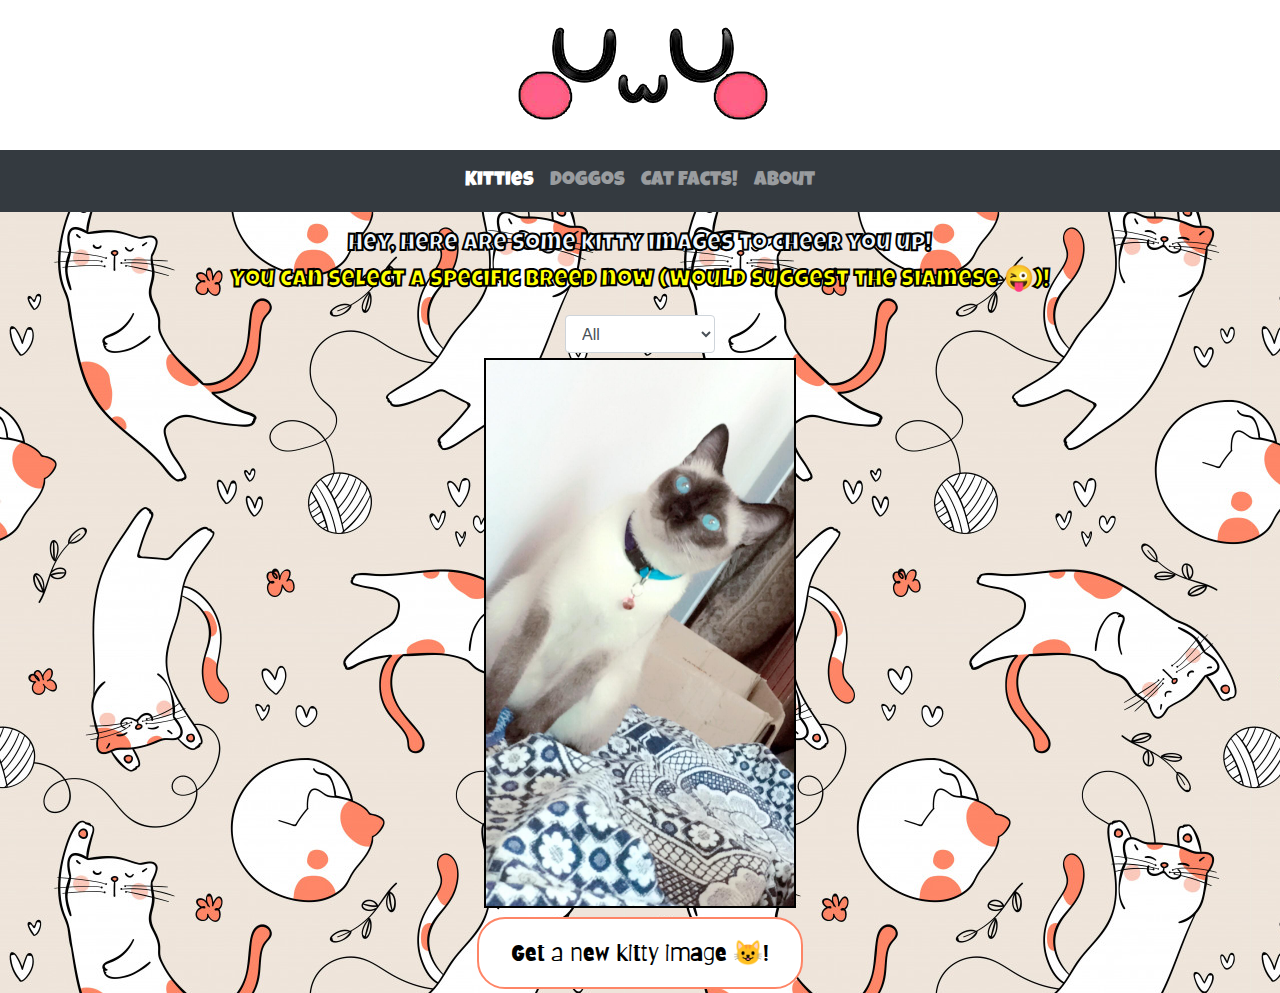
<file: index.html>
<!DOCTYPE html>
<html>

<head>
  <title>😺😺😺</title>
  <meta charset="UTF-8">
  <meta name="viewport" content="width=device-width, initial-scale=1">
  <script src="https://ajax.googleapis.com/ajax/libs/jquery/1.11.3/jquery.min.js"></script>
  <script src="js/imagesGrabber.js"></script>
  <link href="https://fonts.googleapis.com/css?family=Barriecito&display=swap" rel="stylesheet">
  <link href="https://fonts.googleapis.com/css?family=Luckiest+Guy&display=swap" rel="stylesheet">
  <link rel="stylesheet" href="css/home.css">
  <link rel='shortcut icon' type='image/x-icon' href='favicon.png' />
  <link rel="stylesheet" href="https://stackpath.bootstrapcdn.com/bootstrap/4.3.1/css/bootstrap.min.css" integrity="sha384-ggOyR0iXCbMQv3Xipma34MD+dH/1fQ784/j6cY/iJTQUOhcWr7x9JvoRxT2MZw1T" crossorigin="anonymous">
  <script src="https://cdnjs.cloudflare.com/ajax/libs/popper.js/1.14.7/umd/popper.min.js" integrity="sha384-UO2eT0CpHqdSJQ6hJty5KVphtPhzWj9WO1clHTMGa3JDZwrnQq4sF86dIHNDz0W1" crossorigin="anonymous"></script>
  <script src="https://stackpath.bootstrapcdn.com/bootstrap/4.3.1/js/bootstrap.min.js" integrity="sha384-JjSmVgyd0p3pXB1rRibZUAYoIIy6OrQ6VrjIEaFf/nJGzIxFDsf4x0xIM+B07jRM" crossorigin="anonymous"></script>
</head>

<body>


  <div class='logo'>
    <span class="logoHelper"></span>
    <img id="logoImg" src="images/logo.png">
  </div>

  <nav class="navbar navbar-expand-lg navbar-dark bg-dark text-center">
    <div class="navbar-collapse" id="navbarSupportedContent">
      <ul class="navbar-nav mr-auto mx-auto">
        <li class="nav-item active">
          <a class="nav-link" href="#">Kitties<span class="sr-only">(current)</span></a>
        </li>
        <li class="nav-item">
          <a class="nav-link" href="doggo.html">Doggos</a>
        </li>
        <li class="nav-item">
          <a class="nav-link" href="catfacts.html">Cat Facts!</a>
        </li>
        <li class="nav-item">
          <a class="nav-link" href="about.html">About</a>
        </li>
      </ul>
    </div>
  </nav>


  <div class="text">
    Hey, here are some kitty images to cheer you up!
  </div>

  <div class="container">
    <p>
      You can select a specific breed now (Would suggest the Siamese 😜)!
    </p>
    <select id="breeds" class="form-control">
      <option value="all">All</option>
      <option value="abys">Abyssinian</option>
      <option value="aege">Aegean</option>
      <option value="abob">American Bobtail</option>
      <option value="acur">American Curl</option>
      <option value="asho">American Shorthair</option>
      <option value="awir">American Wirehair</option>
      <option value="amau">Arabian Mau</option>
      <option value="amis">Australian Mist</option>
      <option value="bali">Balinese</option>
      <option value="bamb">Bambino</option>
      <option value="beng">Bengal</option>
      <option value="birm">Birman</option>
      <option value="bomb">Bombay</option>
      <option value="bslo">British Longhair</option>
      <option value="bsho">British Shorthair</option>
      <option value="bure">Burmese</option>
      <option value="buri">Burmilla</option>
      <option value="cspa">California Spangled</option>
      <option value="ctif">Chantilly-Tiffany</option>
      <option value="char">Chartreux</option>
      <option value="chau">Chausie</option>
      <option value="chee">Cheetoh</option>
      <option value="csho">Colorpoint Shorthair</option>
      <option value="crex">Cornish Rex</option>
      <option value="cymr">Cymric</option>
      <option value="cypr">Cyprus</option>
      <option value="drex">Devon Rex</option>
      <option value="dons">Donskoy</option>
      <option value="lihu">Dragon Li</option>
      <option value="emau">Egyptian Mau</option>
      <option value="ebur">European Burmese</option>
      <option value="esho">Exotic Shorthair</option>
      <option value="hbro">Havana Brown</option>
      <option value="hima">Himalayan</option>
      <option value="jbob">Japanese Bobtail</option>
      <option value="java">Javanese</option>
      <option value="khao">Khao Manee</option>
      <option value="kora">Korat</option>
      <option value="kuri">Kurilian</option>
      <option value="lape">LaPerm</option>
      <option value="mcoo">Maine Coon</option>
      <option value="mala">Malayan</option>
      <option value="manx">Manx</option>
      <option value="munc">Munchkin</option>
      <option value="nebe">Nebelung</option>
      <option value="norw">Norwegian Forest Cat</option>
      <option value="ocic">Ocicat</option>
      <option value="orie">Oriental</option>
      <option value="pers">Persian</option>
      <option value="pixi">Pixie-bob</option>
      <option value="raga">Ragamuffin</option>
      <option value="ragd">Ragdoll</option>
      <option value="rblu">Russian Blue</option>
      <option value="sava">Savannah</option>
      <option value="sfol">Scottish Fold</option>
      <option value="srex">Selkirk Rex</option>
      <option value="siam">Siamese</option>
      <option value="sibe">Siberian</option>
      <option value="sing">Singapura</option>
      <option value="snow">Snowshoe</option>
      <option value="soma">Somali</option>
      <option value="sphy">Sphynx</option>
      <option value="tonk">Tonkinese</option>
      <option value="toyg">Toyger</option>
      <option value="tang">Turkish Angora</option>
      <option value="tvan">Turkish Van</option>
      <option value="ycho">York Chocolate</option>
    </select>
  </div>

  <div class='cats'>
    <img id='catImg' src="images/kia.jpg">
  </div>

  <div class='main'>
    <button onclick="getKittyImage()" id="kittybtn" type="button">Get a new kitty image 😺!</button>
  </div>

</body>

</html>
</file>
<file: css/home.css>
body {
  background-image: url(../images/catbackground.jpg);
}

html, body {
  margin: 0;
  padding: 0;
}

.main, .text, .container {
  text-align: center;
}

ul{
  font-family: 'Luckiest Guy', cursive;
  font-size: 20px;
}

.container p{
  font-size: 24px;
  color: yellow;
  -webkit-text-stroke: 2px black;
  font-family: 'Luckiest Guy', cursive;
}

select{
  font-family: "Open Sans", "Helvetica Neue", Helvetica, Arial, sans-serif !important;
}

.logo {
  text-align: center;
  background-color: white;
  white-space: nowrap;
  height: 150px;
  width: 100%;
}

.logoHelper {
  display: inline-block;
  vertical-align: middle;
  height: 100%;
}

#logoImg {
  vertical-align: middle;
}

.text {
  margin-top: 15px;
  font-size: 24px;
  color: aliceblue;
  -webkit-text-stroke: 2px black;
  font-family: 'Luckiest Guy', cursive;
}

#kittybtn {
  background-color: white;
  border: 2px solid #fe8566;
  color: black;
  border-radius: 28px;
  padding: 16px 32px;
  text-align: center;
  text-decoration: none;
  display: inline-block;
  font-family: 'Barriecito', cursive;
  font-size: 24px;
  margin: 4px 2px;
  -webkit-transition-duration: 0.4s;
  transition-duration: 0.4s;
  cursor: pointer;
}

#kittybtn:hover {
  background-color: #fe8566;
  color: white;
}

#breeds {
  width: 150px;
  display: block;
  margin: 0 auto;
}

.cats {
  text-align: center;
  margin: 5px;
}

#catImg {
  border: 2px solid #000;
  max-height: 550px;
  max-width: 550px;
}
</file>
